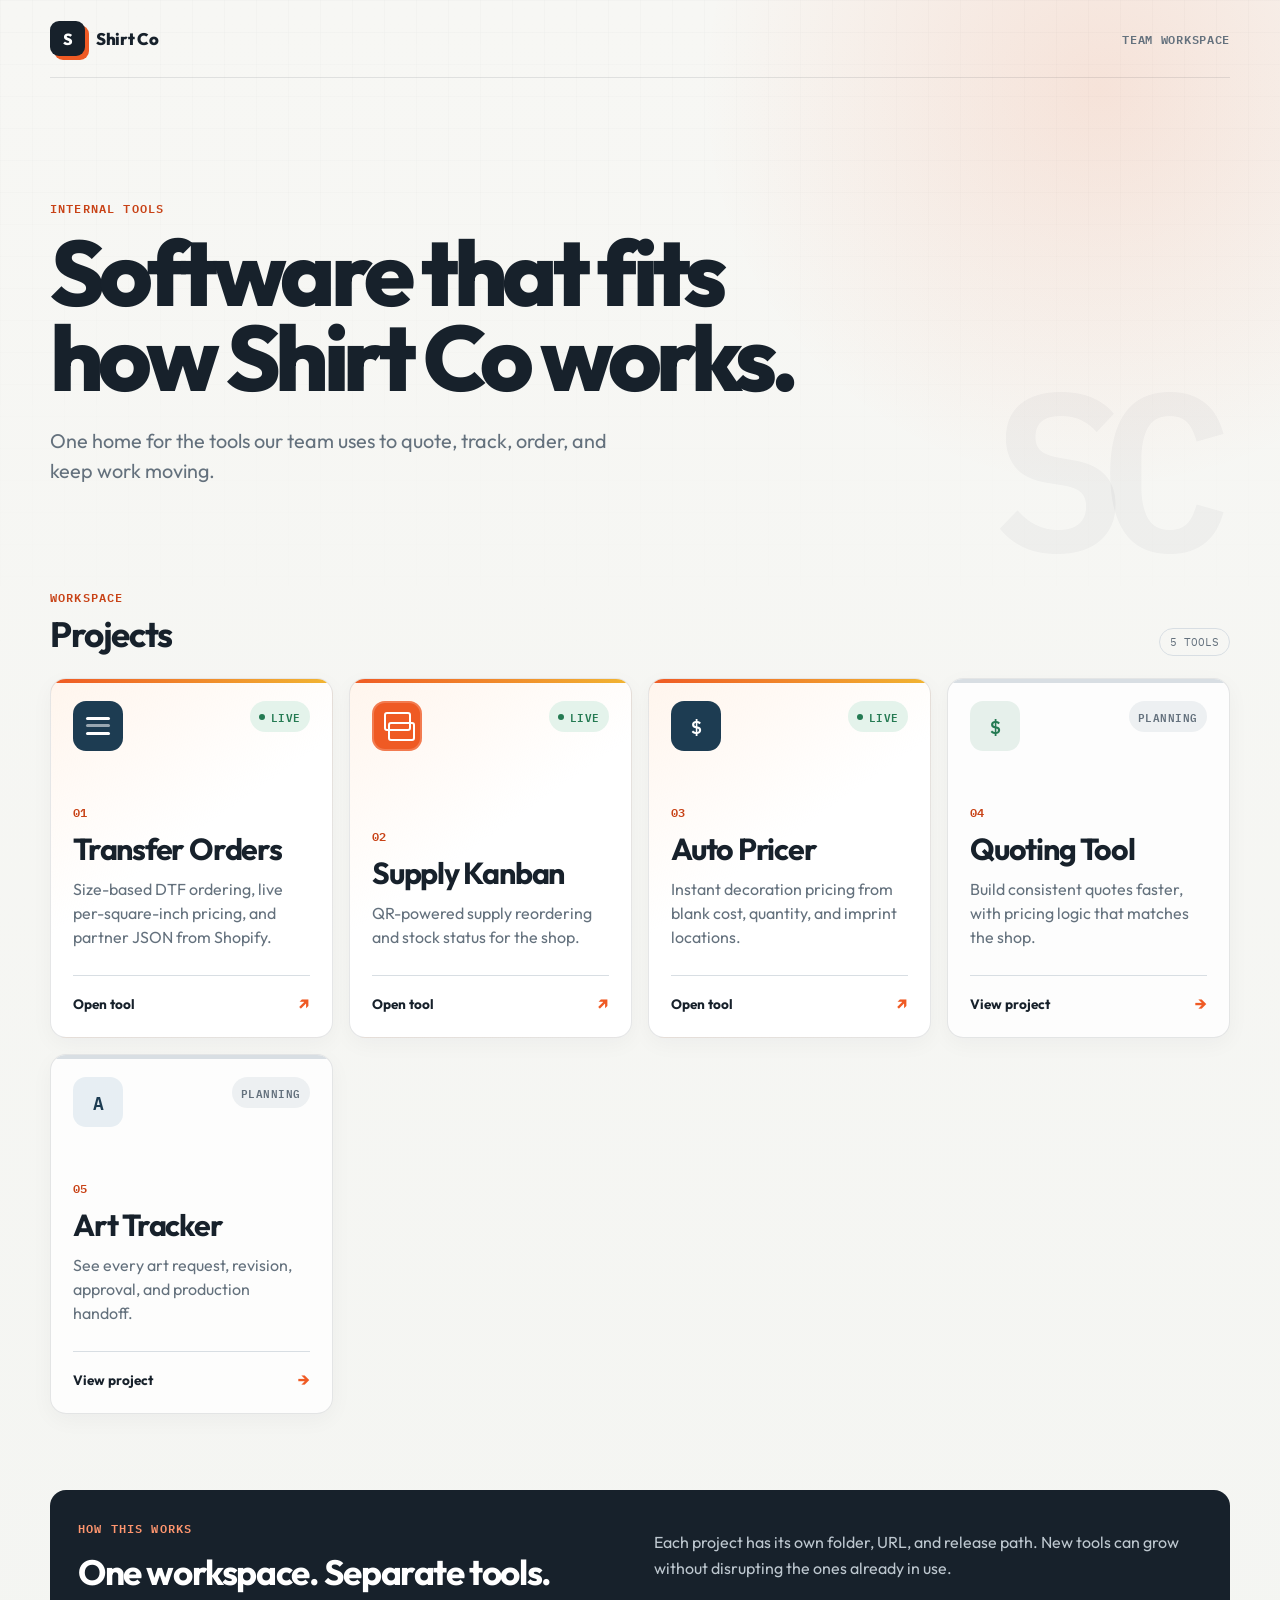
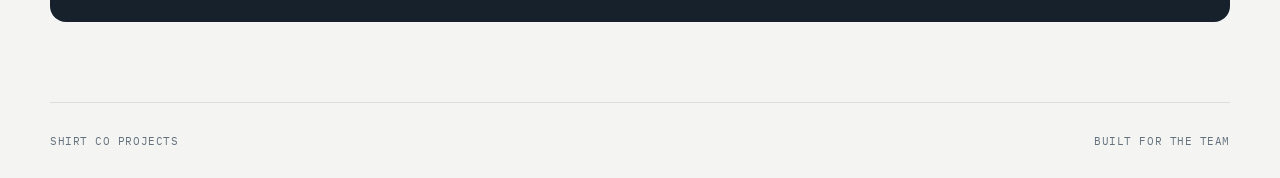
<file: index.html>
<!doctype html>
<html lang="en">
  <head>
    <meta charset="utf-8">
    <meta name="viewport" content="width=device-width, initial-scale=1">
    <meta name="description" content="Shirt Co's home for internal tools and operations software.">
    <title>Shirt Co Projects</title>
    <link rel="preconnect" href="https://fonts.googleapis.com">
    <link rel="preconnect" href="https://fonts.gstatic.com" crossorigin>
    <link href="https://fonts.googleapis.com/css2?family=IBM+Plex+Mono:wght@500;600&family=Outfit:wght@400;500;600;700;800&display=swap" rel="stylesheet">
    <link rel="stylesheet" href="hub.css">
  </head>
  <body>
    <header class="site-header">
      <a class="brand" href="./" aria-label="Shirt Co projects home">
        <span class="brand-mark">S</span>
        <span>Shirt Co</span>
      </a>
      <span class="workspace-label">Team workspace</span>
    </header>

    <main>
      <section class="hero">
        <p class="eyebrow">Internal tools</p>
        <h1>Software that fits<br>how Shirt Co works.</h1>
        <p class="hero-copy">One home for the tools our team uses to quote, track, order, and keep work moving.</p>
      </section>

      <section class="projects" aria-labelledby="projects-title">
        <div class="section-heading">
          <div>
            <p class="eyebrow">Workspace</p>
            <h2 id="projects-title">Projects</h2>
          </div>
          <span class="project-count">5 tools</span>
        </div>

        <div class="project-grid">
          <a class="project-card live" href="transfers/">
            <div class="card-top">
              <span class="project-icon transfer-icon" aria-hidden="true"></span>
              <span class="status live-status"><i></i> Live</span>
            </div>
            <div class="card-body">
              <p class="project-number">01</p>
              <h3>Transfer Orders</h3>
              <p>Size-based DTF ordering, live per-square-inch pricing, and partner JSON from Shopify.</p>
            </div>
            <span class="open-project">Open tool <b aria-hidden="true">↗</b></span>
          </a>

          <a class="project-card live" href="supplies/">
            <div class="card-top">
              <span class="project-icon supply-icon" aria-hidden="true"></span>
              <span class="status live-status"><i></i> Live</span>
            </div>
            <div class="card-body">
              <p class="project-number">02</p>
              <h3>Supply Kanban</h3>
              <p>QR-powered supply reordering and stock status for the shop.</p>
            </div>
            <span class="open-project">Open tool <b aria-hidden="true">↗</b></span>
          </a>

          <a class="project-card live" href="pricer/">
            <div class="card-top">
              <span class="project-icon pricer-icon" aria-hidden="true">$</span>
              <span class="status live-status"><i></i> Live</span>
            </div>
            <div class="card-body">
              <p class="project-number">03</p>
              <h3>Auto Pricer</h3>
              <p>Instant decoration pricing from blank cost, quantity, and imprint locations.</p>
            </div>
            <span class="open-project">Open tool <b aria-hidden="true">↗</b></span>
          </a>

          <a class="project-card planned" href="quotes/">
            <div class="card-top">
              <span class="project-icon quote-icon" aria-hidden="true">$</span>
              <span class="status planned-status">Planning</span>
            </div>
            <div class="card-body">
              <p class="project-number">04</p>
              <h3>Quoting Tool</h3>
              <p>Build consistent quotes faster, with pricing logic that matches the shop.</p>
            </div>
            <span class="open-project">View project <b aria-hidden="true">→</b></span>
          </a>

          <a class="project-card planned" href="art/">
            <div class="card-top">
              <span class="project-icon art-icon" aria-hidden="true">A</span>
              <span class="status planned-status">Planning</span>
            </div>
            <div class="card-body">
              <p class="project-number">05</p>
              <h3>Art Tracker</h3>
              <p>See every art request, revision, approval, and production handoff.</p>
            </div>
            <span class="open-project">View project <b aria-hidden="true">→</b></span>
          </a>
        </div>
      </section>

      <section class="workspace-note">
        <div>
          <p class="eyebrow">How this works</p>
          <h2>One workspace. Separate tools.</h2>
        </div>
        <p>Each project has its own folder, URL, and release path. New tools can grow without disrupting the ones already in use.</p>
      </section>
    </main>

    <footer>
      <span>Shirt Co Projects</span>
      <span>Built for the team</span>
    </footer>
    <script>
      function forwardLegacyReorderLink() {
        if (location.hash.startsWith("#/reorder/")) {
          const destination = new URL("supplies/", location.href);
          destination.hash = location.hash;
          location.replace(destination);
        }
      }

      forwardLegacyReorderLink();
      window.addEventListener("hashchange", forwardLegacyReorderLink);
    </script>
  </body>
</html>
</file>
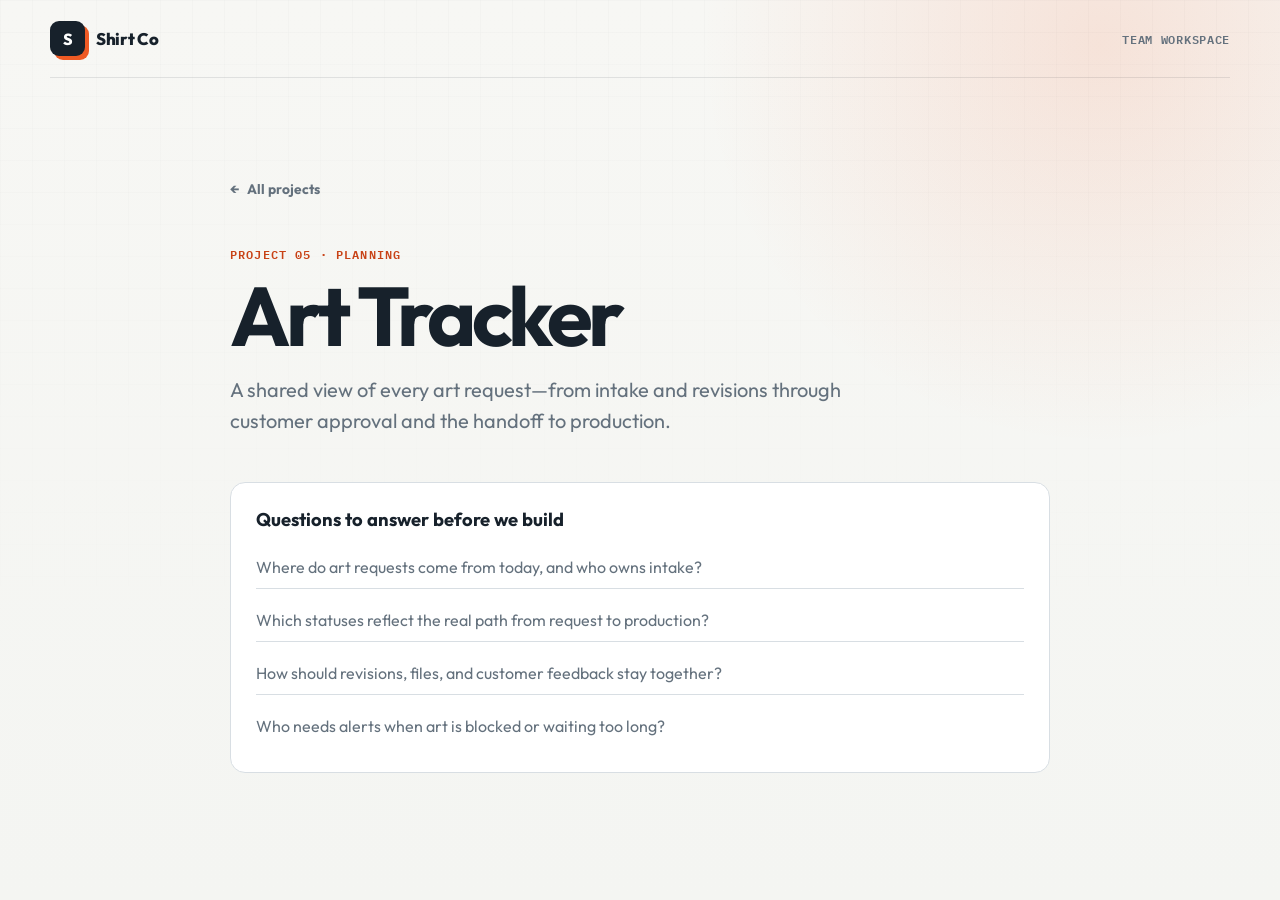
<file: art/index.html>
<!doctype html>
<html lang="en">
  <head>
    <meta charset="utf-8">
    <meta name="viewport" content="width=device-width, initial-scale=1">
    <meta name="description" content="Planning workspace for Shirt Co's art tracking dashboard.">
    <title>Art Tracker — Shirt Co Projects</title>
    <link rel="preconnect" href="https://fonts.googleapis.com">
    <link rel="preconnect" href="https://fonts.gstatic.com" crossorigin>
    <link href="https://fonts.googleapis.com/css2?family=IBM+Plex+Mono:wght@500;600&family=Outfit:wght@400;500;600;700;800&display=swap" rel="stylesheet">
    <link rel="stylesheet" href="../hub.css">
  </head>
  <body>
    <header class="site-header">
      <a class="brand" href="../" aria-label="Shirt Co projects home">
        <span class="brand-mark">S</span>
        <span>Shirt Co</span>
      </a>
      <span class="workspace-label">Team workspace</span>
    </header>

    <main class="project-page">
      <a class="back-link" href="../"><span aria-hidden="true">←</span> All projects</a>
      <p class="eyebrow">Project 05 · Planning</p>
      <h1>Art Tracker</h1>
      <p class="lede">A shared view of every art request—from intake and revisions through customer approval and the handoff to production.</p>

      <section class="planning-panel">
        <h2>Questions to answer before we build</h2>
        <ul>
          <li>Where do art requests come from today, and who owns intake?</li>
          <li>Which statuses reflect the real path from request to production?</li>
          <li>How should revisions, files, and customer feedback stay together?</li>
          <li>Who needs alerts when art is blocked or waiting too long?</li>
        </ul>
      </section>
    </main>
  </body>
</html>
</file>
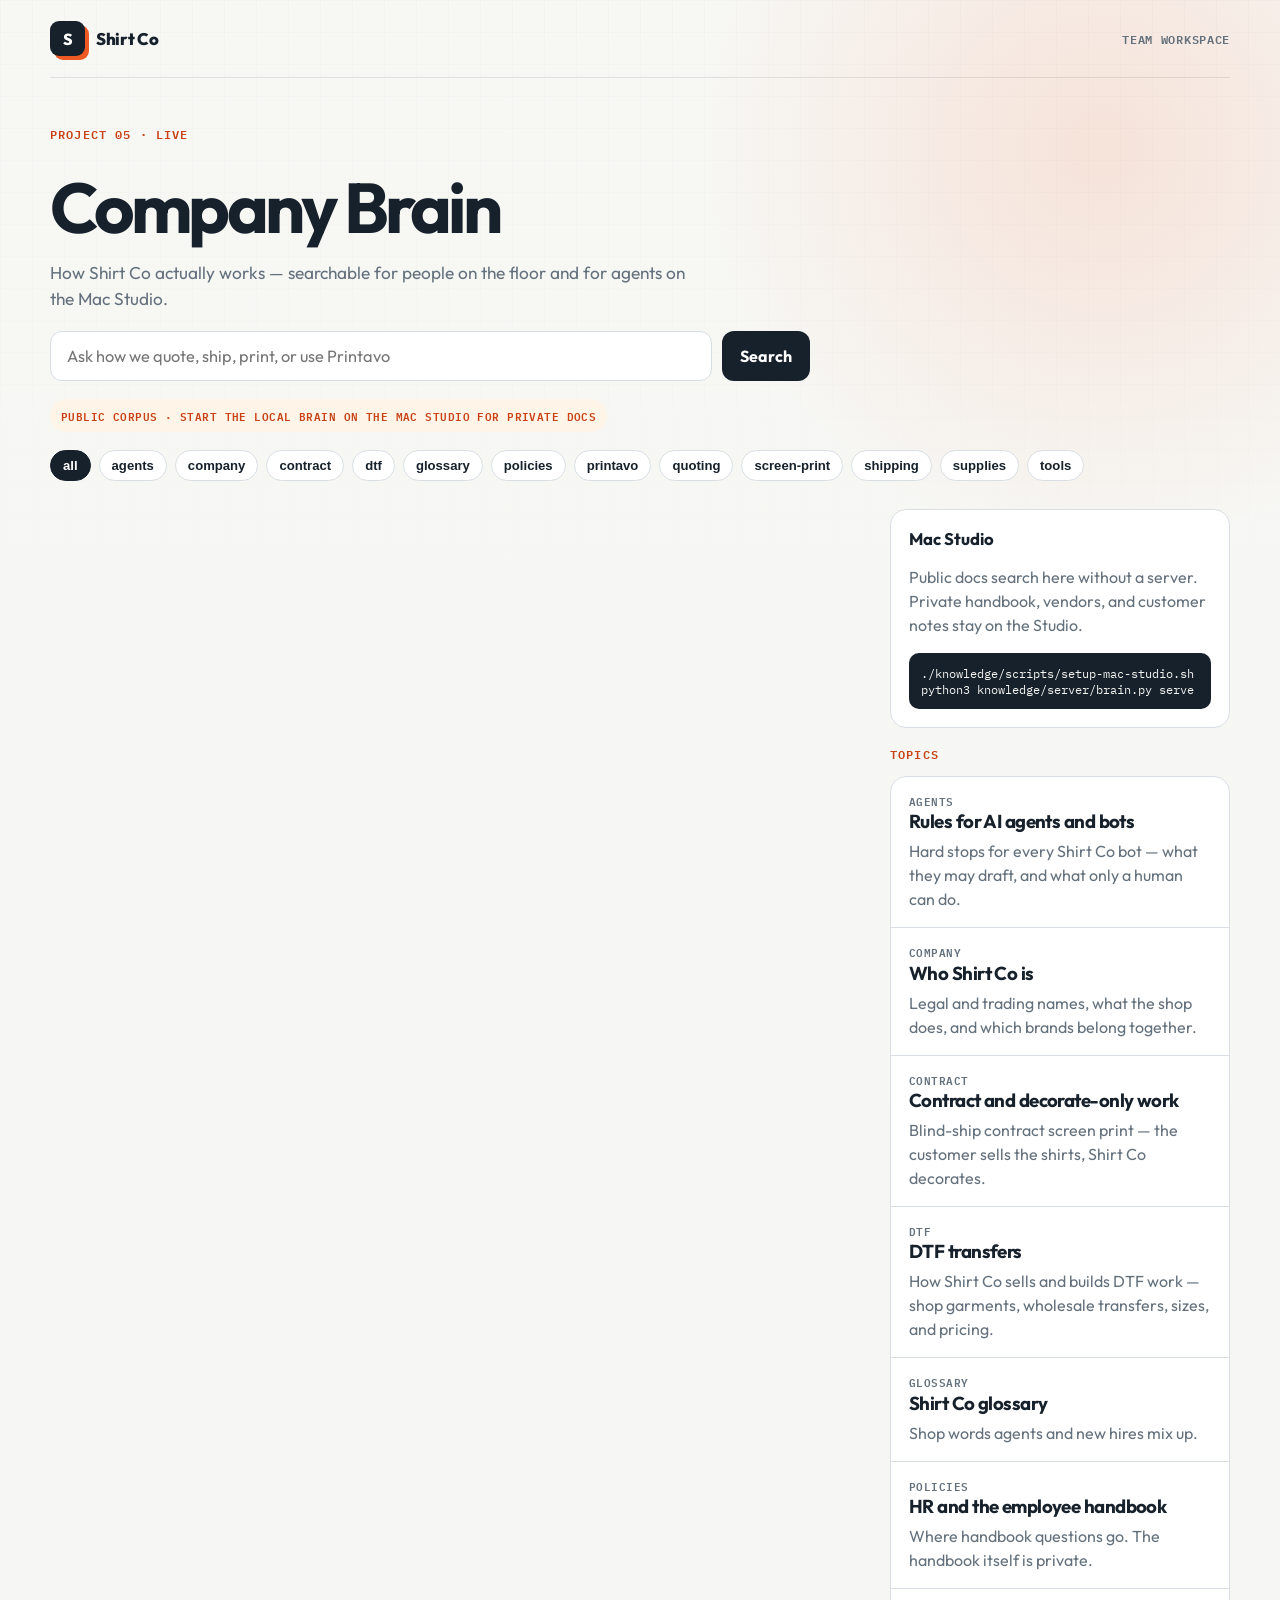
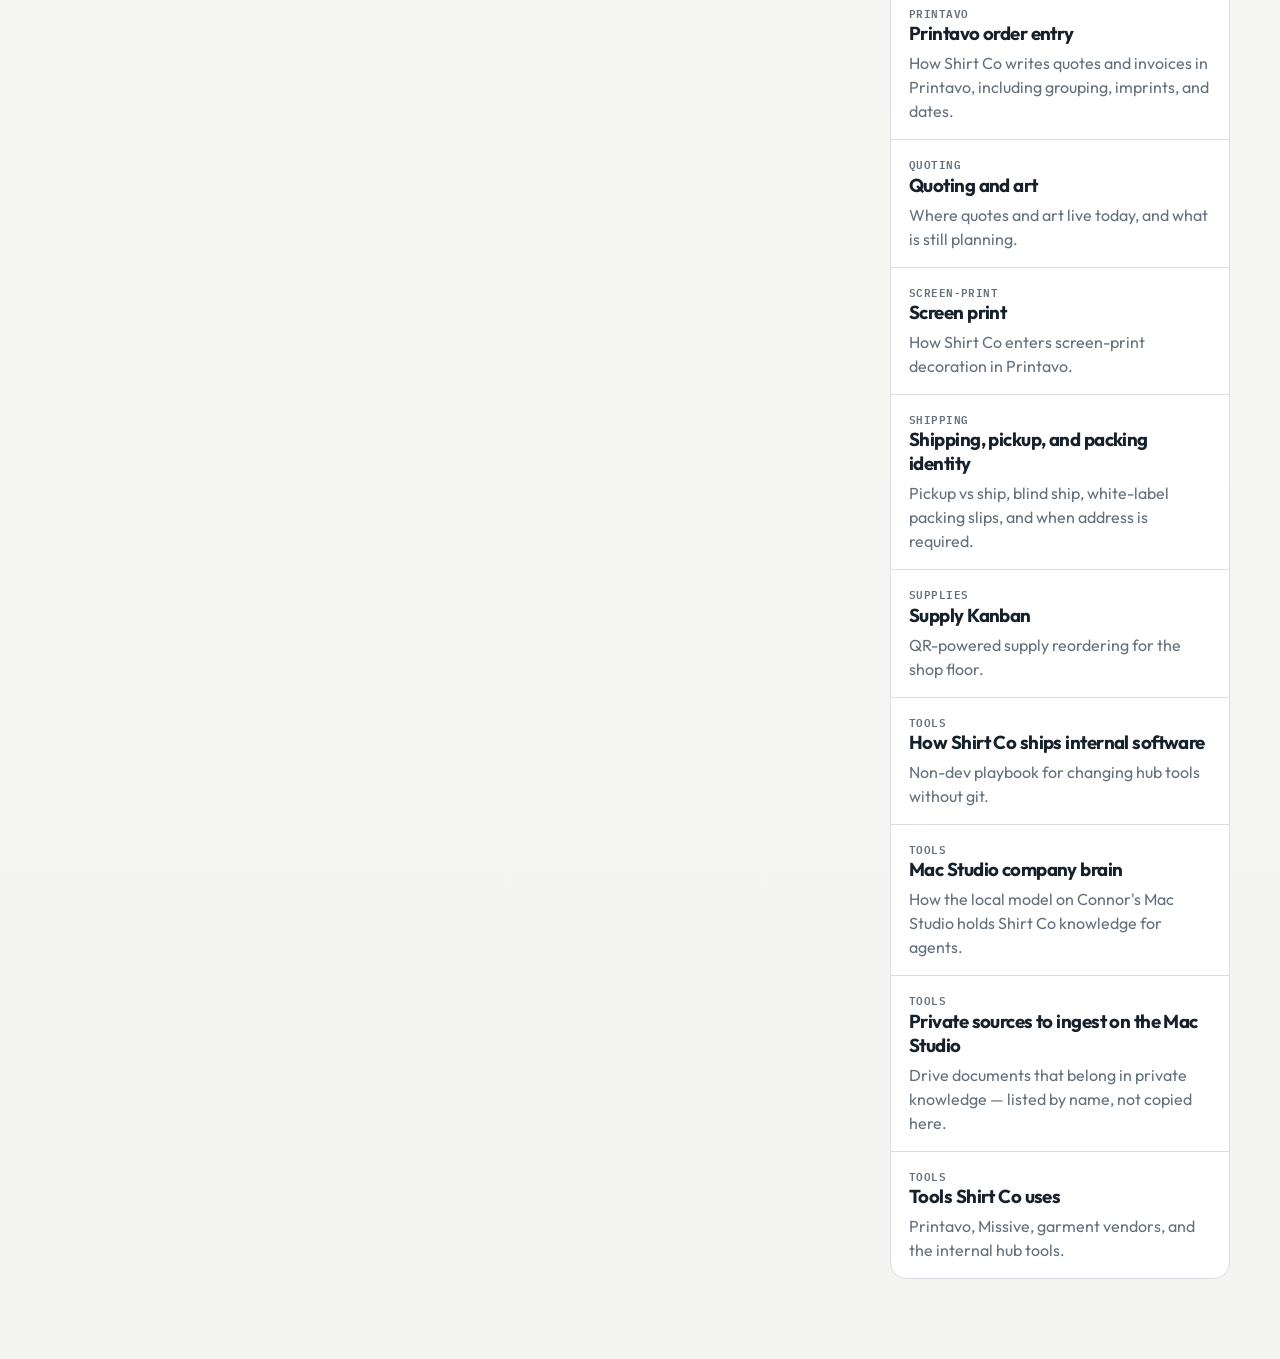
<file: knowledge/index.html>
<!doctype html>
<html lang="en">
  <head>
    <meta charset="utf-8">
    <meta name="viewport" content="width=device-width, initial-scale=1">
    <meta name="description" content="Searchable Shirt Co company knowledge for employees and AI agents.">
    <title>Company Brain — Shirt Co Projects</title>
    <link rel="preconnect" href="https://fonts.googleapis.com">
    <link rel="preconnect" href="https://fonts.gstatic.com" crossorigin>
    <link href="https://fonts.googleapis.com/css2?family=IBM+Plex+Mono:wght@500;600&family=Outfit:wght@400;500;600;700;800&display=swap" rel="stylesheet">
    <link rel="stylesheet" href="../hub.css">
    <link rel="stylesheet" href="knowledge.css">
  </head>
  <body>
    <header class="site-header">
      <a class="brand" href="../" aria-label="Shirt Co projects home">
        <span class="brand-mark">S</span>
        <span>Shirt Co</span>
      </a>
      <span class="workspace-label">Team workspace</span>
    </header>

    <main class="knowledge-app">
      <section class="knowledge-hero">
        <p class="eyebrow">Project 05 · Live</p>
        <h1>Company Brain</h1>
        <p class="lede">How Shirt Co actually works — searchable for people on the floor and for agents on the Mac Studio.</p>
        <div class="search-row">
          <input id="q" type="search" placeholder="Ask how we quote, ship, print, or use Printavo" autocomplete="off">
          <button type="button" id="searchBtn">Search</button>
        </div>
        <div id="status" class="brain-status">Checking local brain…</div>
        <div id="cats" class="category-row"></div>
      </section>

      <div class="knowledge-layout">
        <section>
          <div id="results" class="results" aria-live="polite"></div>
          <article id="reader" class="reader" hidden></article>
        </section>
        <aside class="sidebar">
          <div class="setup-card">
            <h2>Mac Studio</h2>
            <p>Public docs search here without a server. Private handbook, vendors, and customer notes stay on the Studio.</p>
            <pre>./knowledge/scripts/setup-mac-studio.sh
python3 knowledge/server/brain.py serve</pre>
          </div>
          <div>
            <p class="eyebrow">Topics</p>
            <div id="docList" class="results"></div>
          </div>
        </aside>
      </div>
    </main>
    <script src="app.js"></script>
  </body>
</html>
</file>
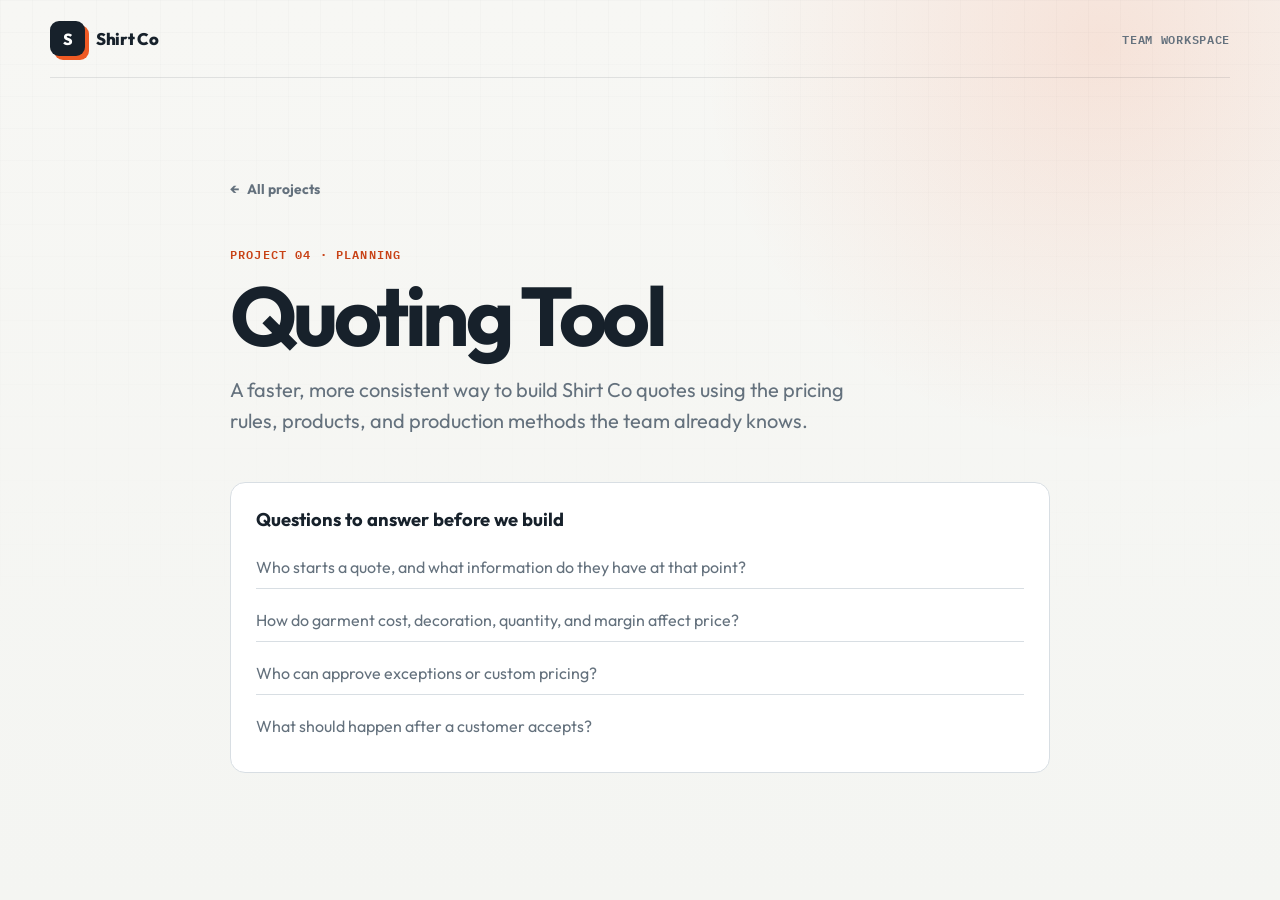
<file: quotes/index.html>
<!doctype html>
<html lang="en">
  <head>
    <meta charset="utf-8">
    <meta name="viewport" content="width=device-width, initial-scale=1">
    <meta name="description" content="Planning workspace for Shirt Co's quoting tool.">
    <title>Quoting Tool — Shirt Co Projects</title>
    <link rel="preconnect" href="https://fonts.googleapis.com">
    <link rel="preconnect" href="https://fonts.gstatic.com" crossorigin>
    <link href="https://fonts.googleapis.com/css2?family=IBM+Plex+Mono:wght@500;600&family=Outfit:wght@400;500;600;700;800&display=swap" rel="stylesheet">
    <link rel="stylesheet" href="../hub.css">
  </head>
  <body>
    <header class="site-header">
      <a class="brand" href="../" aria-label="Shirt Co projects home">
        <span class="brand-mark">S</span>
        <span>Shirt Co</span>
      </a>
      <span class="workspace-label">Team workspace</span>
    </header>

    <main class="project-page">
      <a class="back-link" href="../"><span aria-hidden="true">←</span> All projects</a>
      <p class="eyebrow">Project 04 · Planning</p>
      <h1>Quoting Tool</h1>
      <p class="lede">A faster, more consistent way to build Shirt Co quotes using the pricing rules, products, and production methods the team already knows.</p>

      <section class="planning-panel">
        <h2>Questions to answer before we build</h2>
        <ul>
          <li>Who starts a quote, and what information do they have at that point?</li>
          <li>How do garment cost, decoration, quantity, and margin affect price?</li>
          <li>Who can approve exceptions or custom pricing?</li>
          <li>What should happen after a customer accepts?</li>
        </ul>
      </section>
    </main>
  </body>
</html>
</file>
<file: hub.css>
:root {
  color-scheme: light;
  --ink: #17212b;
  --muted: #64717d;
  --line: #d8dee3;
  --paper: #f4f5f2;
  --surface: #ffffff;
  --orange: #ef5a24;
  --orange-dark: #c84216;
  --green: #247a52;
  --navy: #1d3c52;
  --yellow: #f1b532;
  --shadow: 0 20px 54px rgba(23, 33, 43, 0.12);
  --font: "Outfit", ui-sans-serif, system-ui, sans-serif;
  --mono: "IBM Plex Mono", ui-monospace, monospace;
}

* {
  box-sizing: border-box;
}

html {
  scroll-behavior: smooth;
}

body {
  margin: 0;
  min-height: 100vh;
  color: var(--ink);
  background:
    radial-gradient(circle at 86% 5%, rgba(239, 90, 36, 0.13), transparent 25rem),
    linear-gradient(180deg, #f7f7f4 0%, var(--paper) 100%);
  font-family: var(--font);
}

body::before {
  content: "";
  position: fixed;
  inset: 0;
  z-index: -1;
  pointer-events: none;
  opacity: 0.5;
  background-image:
    linear-gradient(rgba(23, 33, 43, 0.03) 1px, transparent 1px),
    linear-gradient(90deg, rgba(23, 33, 43, 0.03) 1px, transparent 1px);
  background-size: 32px 32px;
  mask-image: linear-gradient(to bottom, #000, transparent 80%);
}

a {
  color: inherit;
  text-decoration: none;
}

.site-header {
  width: min(1180px, calc(100% - 40px));
  margin: 0 auto;
  min-height: 78px;
  display: flex;
  align-items: center;
  justify-content: space-between;
  border-bottom: 1px solid rgba(23, 33, 43, 0.1);
}

.brand {
  display: inline-flex;
  align-items: center;
  gap: 11px;
  font-size: 1.05rem;
  font-weight: 800;
  letter-spacing: -0.02em;
}

.brand-mark {
  width: 35px;
  height: 35px;
  display: grid;
  place-items: center;
  border-radius: 9px;
  background: var(--ink);
  color: #fff;
  font-size: 1rem;
  box-shadow: 4px 4px 0 var(--orange);
}

.workspace-label {
  color: var(--muted);
  font-family: var(--mono);
  font-size: 0.72rem;
  font-weight: 600;
  letter-spacing: 0.06em;
  text-transform: uppercase;
}

main {
  width: min(1180px, calc(100% - 40px));
  margin: 0 auto;
}

.hero {
  padding: clamp(64px, 10vw, 120px) 0 clamp(66px, 8vw, 100px);
  position: relative;
}

.hero::after {
  content: "SC";
  position: absolute;
  right: 2%;
  bottom: 8%;
  color: rgba(23, 33, 43, 0.035);
  font-family: var(--mono);
  font-size: clamp(7rem, 18vw, 14rem);
  font-weight: 600;
  line-height: 0.75;
  letter-spacing: -0.12em;
  pointer-events: none;
}

.eyebrow {
  margin: 0 0 12px;
  color: var(--orange-dark);
  font-family: var(--mono);
  font-size: 0.72rem;
  font-weight: 600;
  letter-spacing: 0.1em;
  text-transform: uppercase;
}

.hero h1 {
  position: relative;
  z-index: 1;
  max-width: 880px;
  margin: 0;
  font-size: clamp(3rem, 7.2vw, 6.1rem);
  font-weight: 800;
  letter-spacing: -0.06em;
  line-height: 0.92;
}

.hero-copy {
  position: relative;
  z-index: 1;
  max-width: 600px;
  margin: 26px 0 0;
  color: var(--muted);
  font-size: clamp(1rem, 2vw, 1.24rem);
  line-height: 1.55;
}

.projects {
  padding: 0 0 76px;
}

.section-heading {
  display: flex;
  align-items: flex-end;
  justify-content: space-between;
  gap: 20px;
  margin-bottom: 22px;
}

.section-heading .eyebrow {
  margin-bottom: 5px;
}

.section-heading h2,
.workspace-note h2 {
  margin: 0;
  font-size: clamp(1.65rem, 3vw, 2.2rem);
  letter-spacing: -0.04em;
}

.project-count {
  padding: 6px 10px;
  border: 1px solid var(--line);
  border-radius: 999px;
  color: var(--muted);
  font-family: var(--mono);
  font-size: 0.7rem;
  text-transform: uppercase;
}

.project-grid {
  display: grid;
  grid-template-columns: repeat(auto-fit, minmax(250px, 1fr));
  gap: 16px;
}

.project-card {
  min-height: 360px;
  padding: 22px;
  display: flex;
  flex-direction: column;
  border: 1px solid rgba(23, 33, 43, 0.11);
  border-radius: 16px;
  background: rgba(255, 255, 255, 0.78);
  box-shadow: 0 6px 22px rgba(23, 33, 43, 0.04);
  overflow: hidden;
  position: relative;
  transition: transform 180ms ease, box-shadow 180ms ease, border-color 180ms ease;
}

.project-card::before {
  content: "";
  position: absolute;
  inset: 0 0 auto;
  height: 4px;
  background: var(--line);
}

.project-card.live::before {
  background: linear-gradient(90deg, var(--orange), var(--yellow));
}

.project-card:hover {
  transform: translateY(-5px);
  border-color: rgba(23, 33, 43, 0.22);
  box-shadow: var(--shadow);
}

.project-card.live {
  background:
    linear-gradient(145deg, rgba(255, 244, 235, 0.9), transparent 46%),
    var(--surface);
}

.card-top {
  display: flex;
  align-items: flex-start;
  justify-content: space-between;
  gap: 16px;
}

.project-icon {
  width: 50px;
  height: 50px;
  display: grid;
  place-items: center;
  border-radius: 13px;
  background: #edf0f2;
  color: var(--navy);
  font-family: var(--mono);
  font-size: 1.1rem;
  font-weight: 600;
}

.supply-icon {
  background: var(--orange);
  box-shadow: inset 0 0 0 2px rgba(255, 255, 255, 0.2);
  position: relative;
}

.supply-icon::before,
.supply-icon::after {
  content: "";
  position: absolute;
  border: 2px solid #fff;
  border-radius: 3px;
}

.supply-icon::before {
  width: 23px;
  height: 15px;
  top: 11px;
}

.supply-icon::after {
  width: 23px;
  height: 15px;
  bottom: 10px;
  left: 16px;
}

.transfer-icon {
  background: var(--navy);
  position: relative;
}

.transfer-icon::before,
.transfer-icon::after {
  content: "";
  position: absolute;
  left: 13px;
  right: 13px;
  height: 3px;
  border-radius: 2px;
  background: #fff;
}

.transfer-icon::before { top: 16px; }
.transfer-icon::after { bottom: 16px; box-shadow: 0 -8px 0 rgba(255, 255, 255, 0.55); }

.pricer-icon {
  background: var(--navy);
  color: #fff;
}

.quote-icon {
  background: #e6f0eb;
  color: var(--green);
}

.art-icon {
  background: #e7eef3;
  color: var(--navy);
}

.status {
  padding: 6px 9px;
  border-radius: 999px;
  font-family: var(--mono);
  font-size: 0.66rem;
  font-weight: 600;
  letter-spacing: 0.05em;
  text-transform: uppercase;
}

.live-status {
  display: inline-flex;
  align-items: center;
  gap: 6px;
  background: #e4f3eb;
  color: var(--green);
}

.live-status i {
  width: 6px;
  height: 6px;
  border-radius: 50%;
  background: currentColor;
}

.planned-status {
  background: #edf0f2;
  color: var(--muted);
}

.card-body {
  margin-top: auto;
}

.project-number {
  margin: 0 0 8px;
  color: var(--orange-dark);
  font-family: var(--mono);
  font-size: 0.72rem;
  font-weight: 600;
}

.project-card h3 {
  margin: 0 0 9px;
  font-size: clamp(1.45rem, 3vw, 1.9rem);
  letter-spacing: -0.04em;
}

.project-card p:not(.project-number) {
  margin: 0;
  color: var(--muted);
  line-height: 1.5;
}

.open-project {
  margin-top: 26px;
  padding-top: 16px;
  display: flex;
  align-items: center;
  justify-content: space-between;
  border-top: 1px solid var(--line);
  font-size: 0.85rem;
  font-weight: 700;
}

.open-project b {
  color: var(--orange);
  font-size: 1.1rem;
}

.workspace-note {
  margin-bottom: 80px;
  padding: 28px;
  display: grid;
  grid-template-columns: 1fr 1fr;
  gap: 28px;
  align-items: center;
  border-radius: 16px;
  background: var(--ink);
  color: #fff;
}

.workspace-note .eyebrow {
  color: #ff966f;
}

.workspace-note > p {
  margin: 0;
  color: #bdc7cf;
  line-height: 1.6;
}

footer {
  width: min(1180px, calc(100% - 40px));
  min-height: 76px;
  margin: 0 auto;
  display: flex;
  align-items: center;
  justify-content: space-between;
  border-top: 1px solid rgba(23, 33, 43, 0.1);
  color: var(--muted);
  font-family: var(--mono);
  font-size: 0.68rem;
  letter-spacing: 0.05em;
  text-transform: uppercase;
}

.project-page {
  width: min(820px, calc(100% - 40px));
  margin: 0 auto;
  padding: clamp(56px, 9vw, 100px) 0 80px;
}

.back-link {
  display: inline-flex;
  align-items: center;
  gap: 8px;
  margin-bottom: 46px;
  color: var(--muted);
  font-size: 0.86rem;
  font-weight: 700;
}

.back-link:hover {
  color: var(--ink);
}

.project-page h1 {
  margin: 0 0 18px;
  font-size: clamp(2.7rem, 7vw, 5.2rem);
  letter-spacing: -0.055em;
  line-height: 0.96;
}

.project-page .lede {
  max-width: 620px;
  margin: 0;
  color: var(--muted);
  font-size: clamp(1.05rem, 2.2vw, 1.25rem);
  line-height: 1.55;
}

.planning-panel {
  margin-top: 46px;
  padding: 25px;
  border: 1px solid var(--line);
  border-radius: 15px;
  background: var(--surface);
}

.planning-panel h2 {
  margin: 0 0 15px;
  font-size: 1.15rem;
}

.planning-panel ul {
  margin: 0;
  padding: 0;
  display: grid;
  gap: 10px;
  list-style: none;
}

.planning-panel li {
  padding: 11px 0;
  border-bottom: 1px solid var(--line);
  color: var(--muted);
}

.planning-panel li:last-child {
  border-bottom: 0;
}

@media (max-width: 800px) {
  .project-card {
    min-height: 310px;
  }

  .workspace-note {
    grid-template-columns: 1fr;
  }
}

@media (max-width: 520px) {
  .site-header,
  main,
  footer {
    width: min(100% - 28px, 1180px);
  }

  .hero {
    padding-top: 56px;
  }

  .hero::after {
    display: none;
  }

  .workspace-label {
    display: none;
  }

  footer {
    align-items: flex-start;
    flex-direction: column;
    justify-content: center;
    gap: 5px;
  }
}

@media (prefers-reduced-motion: reduce) {
  *,
  *::before,
  *::after {
    scroll-behavior: auto !important;
    transition: none !important;
  }
}
</file>
<file: knowledge/knowledge.css>
:root {
  --brain: #1d3c52;
}

.knowledge-app {
  width: min(1180px, calc(100% - 40px));
  margin: 0 auto;
  padding: 28px 0 80px;
}

.knowledge-hero {
  display: grid;
  gap: 18px;
  padding: 18px 0 28px;
}

.knowledge-hero h1 {
  margin: 0;
  font-size: clamp(2.4rem, 6vw, 4.4rem);
  letter-spacing: -0.055em;
  line-height: 0.96;
}

.knowledge-hero .lede {
  max-width: 640px;
  margin: 0;
  color: var(--muted);
  font-size: 1.08rem;
  line-height: 1.55;
}

.search-row {
  display: grid;
  grid-template-columns: 1fr auto;
  gap: 10px;
  max-width: 760px;
}

.search-row input {
  width: 100%;
  min-width: 0;
  border: 1px solid var(--line);
  border-radius: 12px;
  padding: 14px 16px;
  font: inherit;
  font-size: 1.02rem;
  background: var(--surface);
}

.search-row input:focus {
  outline: 2px solid rgba(239, 90, 36, 0.35);
  border-color: var(--orange);
}

.search-row button {
  border: 0;
  border-radius: 12px;
  padding: 0 18px;
  background: var(--ink);
  color: #fff;
  font: inherit;
  font-weight: 700;
  cursor: pointer;
}

.brain-status {
  display: inline-flex;
  align-items: center;
  gap: 8px;
  width: fit-content;
  padding: 7px 11px;
  border-radius: 999px;
  background: #edf0f2;
  color: var(--muted);
  font-family: var(--mono);
  font-size: 0.68rem;
  font-weight: 600;
  letter-spacing: 0.04em;
  text-transform: uppercase;
}

.brain-status.live {
  background: #e4f3eb;
  color: var(--green);
}

.brain-status.warn {
  background: #fff4e8;
  color: var(--orange-dark);
}

.category-row {
  display: flex;
  flex-wrap: wrap;
  gap: 8px;
  width: 100%;
}

.chip {
  flex: 0 0 auto;
  width: auto;
  white-space: nowrap;
  border: 1px solid var(--line);
  background: var(--surface);
  color: var(--ink);
  border-radius: 999px;
  padding: 7px 12px;
  font-size: 0.82rem;
  font-weight: 600;
  cursor: pointer;
}

.chip.active {
  background: var(--ink);
  color: #fff;
  border-color: var(--ink);
}

.knowledge-layout {
  display: grid;
  grid-template-columns: minmax(0, 1fr) minmax(280px, 340px);
  gap: 22px;
  align-items: start;
}

.results,
.reader,
.setup-card {
  border: 1px solid var(--line);
  border-radius: 16px;
  background: var(--surface);
}

.result-card,
.doc-card {
  display: block;
  width: 100%;
  text-align: left;
  border: 0;
  border-bottom: 1px solid var(--line);
  background: transparent;
  padding: 16px 18px;
  cursor: pointer;
  font: inherit;
  color: inherit;
}

.result-card:last-child,
.doc-card:last-child {
  border-bottom: 0;
}

.result-card:hover,
.doc-card:hover,
.result-card.active {
  background: #faf7f3;
}

.meta {
  margin: 0 0 6px;
  color: var(--orange-dark);
  font-family: var(--mono);
  font-size: 0.68rem;
  font-weight: 600;
  letter-spacing: 0.04em;
  text-transform: uppercase;
}

.result-card h3,
.doc-card h3,
.reader-head h2 {
  margin: 0 0 6px;
  letter-spacing: -0.03em;
}

.snippet,
.doc-card p,
.empty {
  margin: 0;
  color: var(--muted);
  line-height: 1.5;
}

.empty {
  padding: 22px 18px;
}

.reader {
  min-height: 420px;
}

.reader-head {
  padding: 18px 20px 0;
}

.prose {
  padding: 8px 20px 24px;
  line-height: 1.62;
}

.prose h1,
.prose h2,
.prose h3 {
  letter-spacing: -0.03em;
}

.prose h1 { font-size: 1.6rem; }
.prose h2 { font-size: 1.2rem; margin-top: 1.4em; }
.prose p, .prose li { color: var(--ink); }
.prose ul, .prose ol { padding-left: 1.2em; }
.prose code, .prose pre {
  font-family: var(--mono);
  font-size: 0.86em;
}
.prose pre {
  overflow: auto;
  padding: 12px;
  border-radius: 10px;
  background: #17212b;
  color: #f4f5f2;
}
.prose table {
  width: 100%;
  border-collapse: collapse;
  font-size: 0.92rem;
}
.prose th,
.prose td {
  border-bottom: 1px solid var(--line);
  padding: 6px 8px;
  text-align: left;
}

.setup-card {
  padding: 18px;
}

.setup-card h2 {
  margin: 0 0 8px;
  font-size: 1.05rem;
}

.setup-card p,
.setup-card li {
  color: var(--muted);
  line-height: 1.5;
}

.setup-card pre {
  overflow: auto;
  margin: 12px 0 0;
  padding: 12px;
  border-radius: 10px;
  background: #17212b;
  color: #f4f5f2;
  font-family: var(--mono);
  font-size: 0.78rem;
}

.sidebar {
  display: grid;
  gap: 16px;
}

@media (max-width: 900px) {
  .knowledge-layout,
  .search-row {
    grid-template-columns: 1fr;
  }
}
</file>
